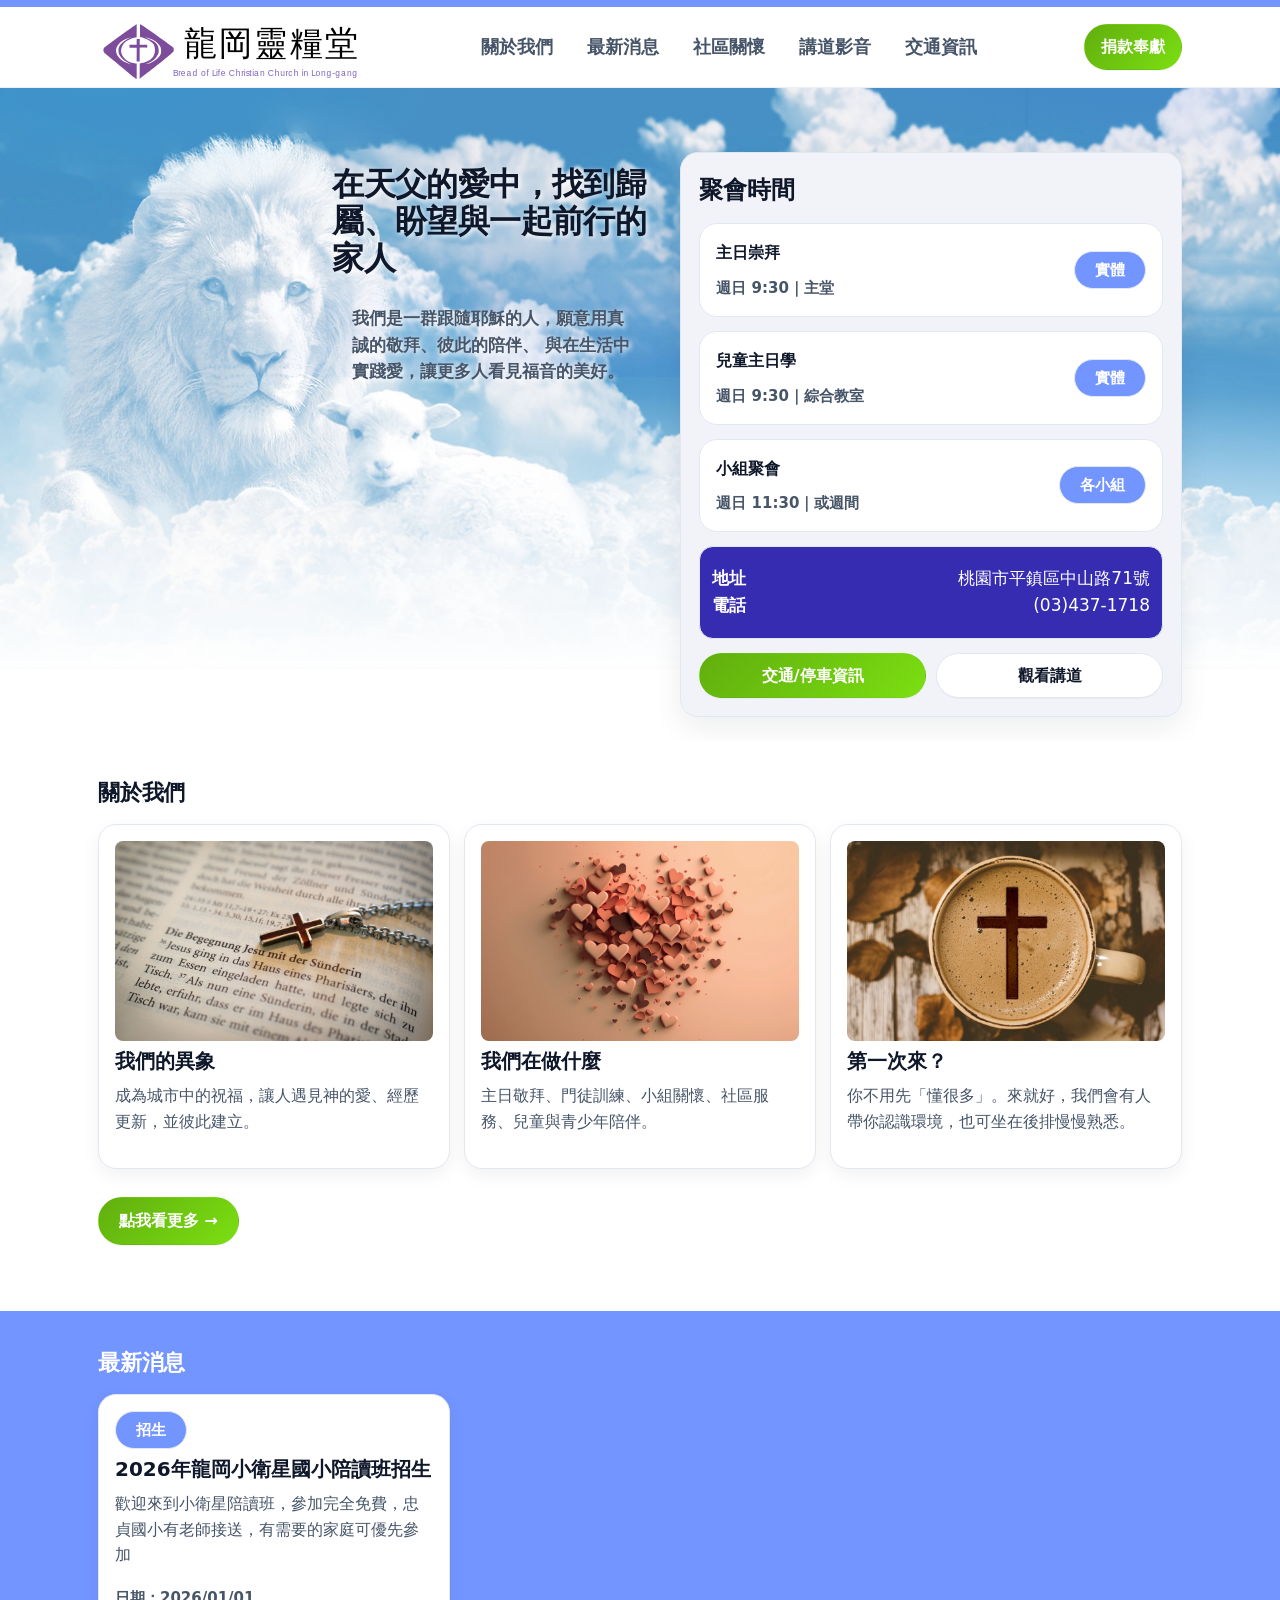
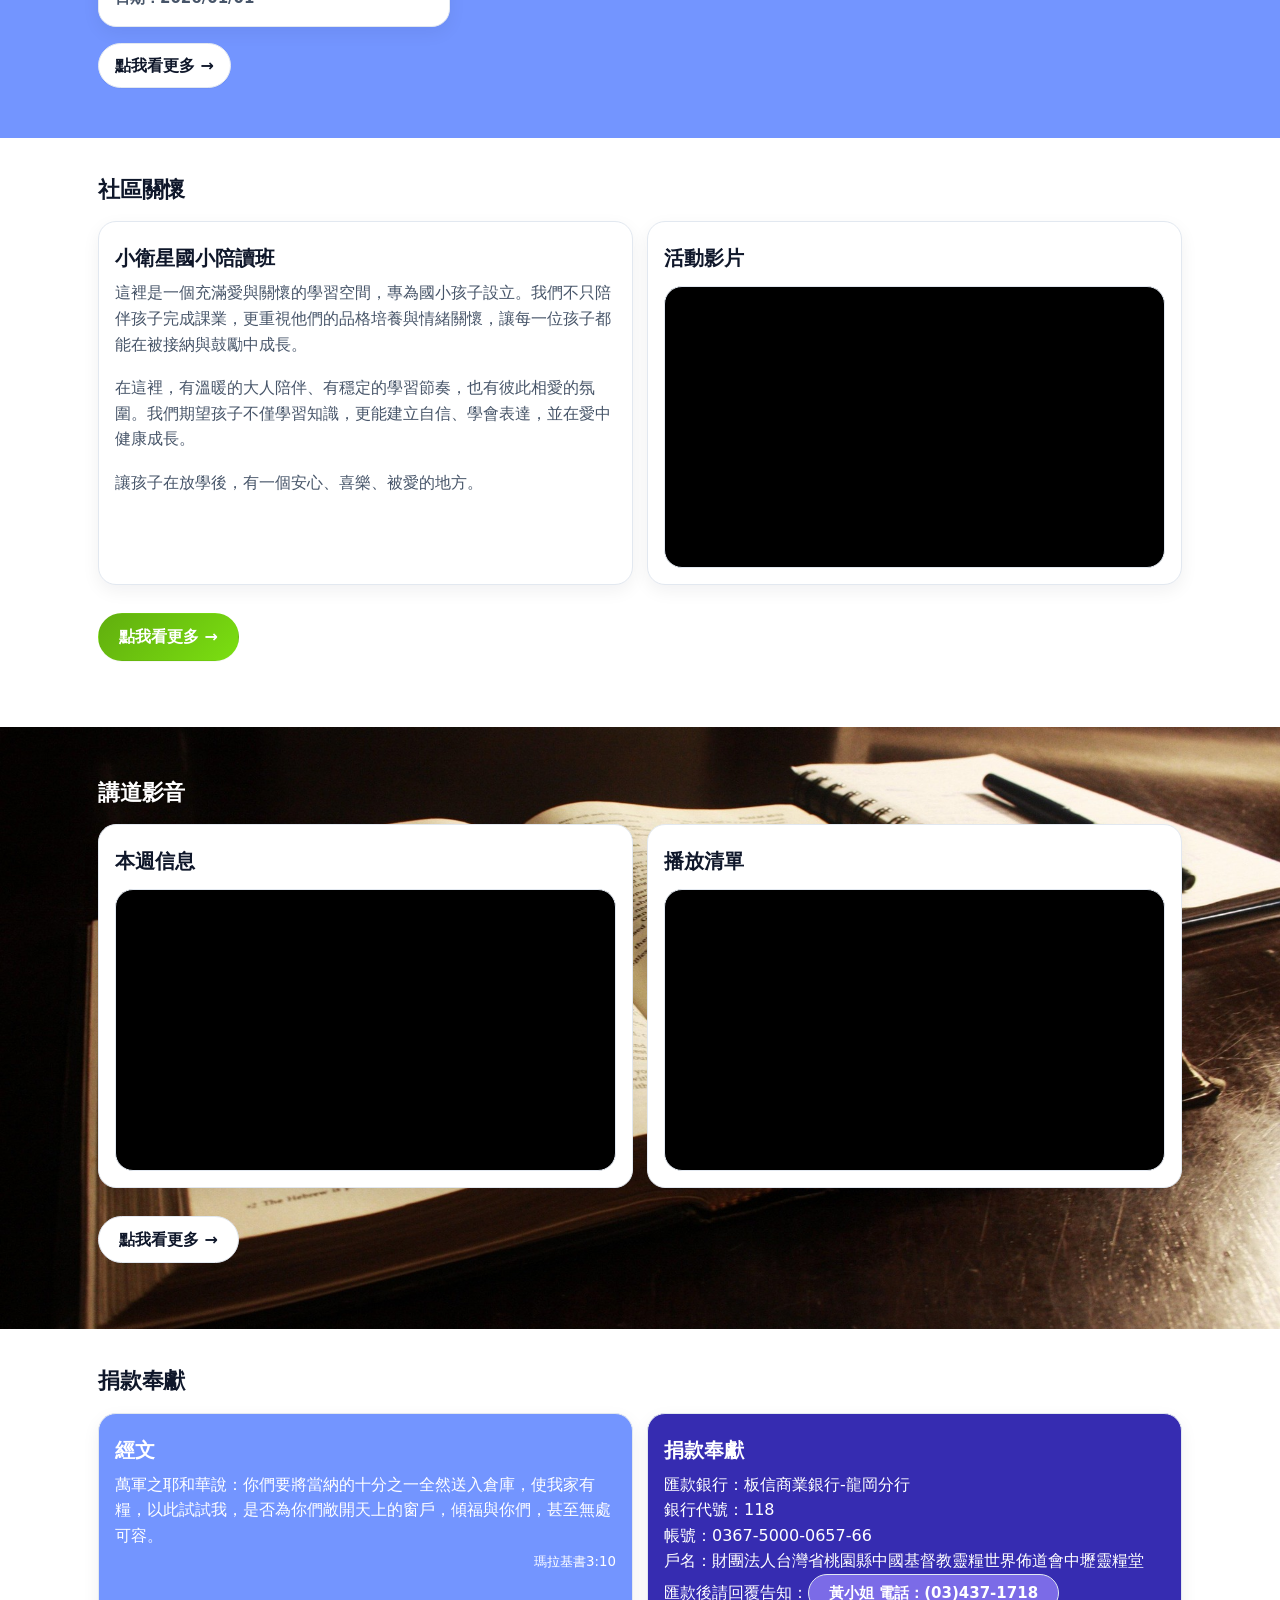
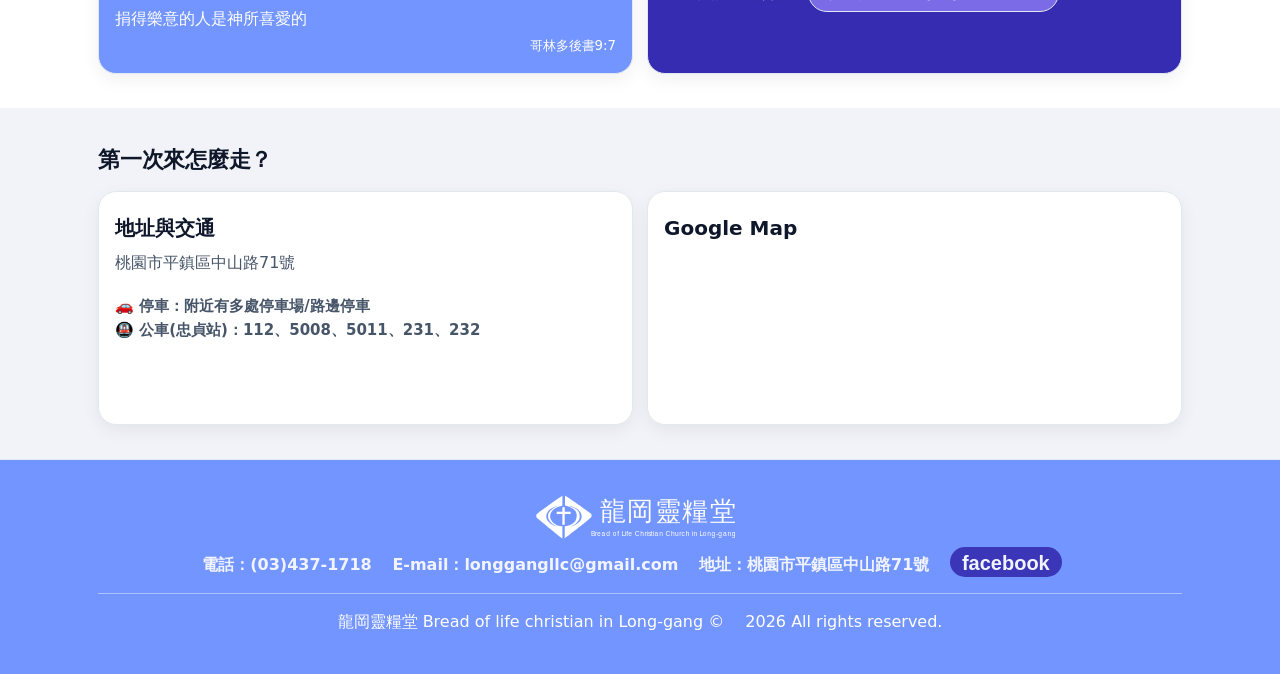
<file: index.html>
<!doctype html>
<html lang="zh-Hant">
<head>
  <meta charset="utf-8" />
  <meta name="viewport" content="width=device-width, initial-scale=1" />
  <meta name="description" content="龍岡靈糧堂為中壢靈糧堂開拓之分堂，2014年4月6日開始主日崇拜，4月27日正式開堂禮拜至今。" />

  <link rel="canonical" href="https://www.longgangllc.org">
  <link rel="shortcut icon" href="images/favicon.png">
  <title>龍岡靈糧堂｜Bread of life christian in Long-gang</title>
  
  <link rel="stylesheet" href="style.css">
</head>

<body>
  <!-- Header -->
  <header class="header">
    <div class="container">
      <div class="nav" >
        <a class="brand" href="#top" aria-label="回到首頁">
          <span class="logo" aria-hidden="true"></span>
          <!--<span>龍岡靈糧堂 <span style="color:var(--muted);font-weight:750">Grace Church</span></span>-->
        </a>

        <nav class="navlinks" aria-label="主選單">
          <a href="about.html">關於我們</a>
          <a href="news.html">最新消息</a>
          <a href="community.html">社區關懷</a>
          <a href="#sermons">講道影音</a>
          <a href="#contact">交通資訊</a>
        </nav>

        <div class="nav-actions">
          <!--<a class="btn" href="#visit">第一次來？</a>-->
          <a class="btn primary" href="#donate">捐款奉獻</a>
          <button class="hamburger" id="menuBtn" aria-label="開啟選單" aria-expanded="false" aria-controls="mobileMenu">
            <svg viewBox="0 0 24 24" fill="none" stroke="currentColor" stroke-width="2" stroke-linecap="round">
              <path d="M4 6h16M4 12h16M4 18h16"/>
            </svg>
          </button>
        </div>
      </div>

      <div class="mobile" id="mobileMenu" hidden>
        <div class="mobile-inner container">
          <a href="about.html">關於我們</a>
          <a href="news.html">最新消息</a>
          <a href="community.html">社區關懷</a>
          <a href="#sermons">講道影音</a>
          <a href="#contact">交通資訊</a>
          <div class="row">
            <!--<a class="btn" style="flex:1" href="#visit">第一次來？</a>-->
            <a class="btn primary" style="flex:1" href="#donate">捐款奉獻</a>
          </div>
        </div>
      </div>

    </div>
  </header>

  <!-- Hero -->
  <main id="top" class="hero">
    <div class="container">
      <div class="hero-grid">
        <div>

          <div class="dis2">
          <h1>在天父的愛中，找到歸屬、盼望與一起前行的家人</h1>
          <p>
          <!--<span class="pill">歡迎來到龍岡靈糧堂</span>-->
            我們是一群跟隨耶穌的人，願意用真誠的敬拜、彼此的陪伴、
            與在生活中實踐愛，讓更多人看見福音的美好。
          
          </p>

          </div>

          <div class="hero-cta">
            
            <!--<a class="btn primary" href="#contact">第一次來怎麼走？</a>-->

          </div>

            <div class="grid" style="margin-top:18px">

             
            <!--<div class="mini bgA">
              <b style="display:inline-block;">主日崇拜</b><span style="float:right;">每週日 9:30</span><br>
              <b style="display:inline-block;">兒童主日學</b><span style="float:right;">每週日 9:30</span>
            </div>-->
            
            
           
          </div>
          
        </div>

        <aside class="hero-card bgE" id="gathering" aria-label="本週聚會資訊">
          <!--<div class="icon" aria-hidden="true">
            <svg viewBox="0 0 24 24" fill="none" stroke="currentColor" stroke-width="2">
              <path d="M8 7V3m8 4V3M4 11h16M6 21h12a2 2 0 0 0 2-2V7a2 2 0 0 0-2-2H6a2 2 0 0 0-2 2v12a2 2 0 0 0 2 2z"/>
            </svg>
          </div>-->
          <h2 style="margin:0 0 6px">聚會時間</h2>
          <!--<p style="margin:0;color:var(--muted);font-weight:650">把這裡改成你們教會實際時間與地點</p>-->

          <div style="display:grid;gap:10px;margin-top:14px">
            <div class="card" style="box-shadow:none">
              <div style="display:flex;justify-content:space-between;gap:10px;align-items:center">
                <div>
                  <b>主日崇拜</b>
                  <div class="meta">週日 9:30｜主堂</div>
                </div>
                <span class="tag-color bgA">實體</span>
              </div>
            </div></div>

            <div style="display:grid;gap:10px;margin-top:14px">
            <div class="card" style="box-shadow:none">
              <div style="display:flex;justify-content:space-between;gap:10px;align-items:center">
                <div>
                  <b>兒童主日學</b>
                  <div class="meta">週日 9:30｜綜合教室</div>
                </div>
                <span class="tag-color bgA">實體</span>
              </div>
            </div>
            </div>

           

            <div style="display:grid;gap:10px;margin-top:14px">
            <div class="card" style="box-shadow:none">
              <div style="display:flex;justify-content:space-between;gap:10px;align-items:center">
                <div>
                  <b>小組聚會</b>
                  <div class="meta">週日 11:30｜或週間</div>
                </div>
                <span class="tag-color bgA">各小組</span>
              </div>
            </div>
          </div>


<div class="mini bgC" style="margin-top:14px">
              <b style="display:inline-block;">地址</b><span style="float:right;">桃園市平鎮區中山路71號</span><br>
              <b style="display:inline-block;">電話</b><span style="float:right;">(03)437-1718</span>
            </div>


          <div style="display:flex;gap:10px;flex-wrap:wrap;margin-top:14px">
            <a class="btn primary" href="#contact" style="flex:1;min-width:180px">交通/停車資訊</a>
            <a class="btn" href="#sermons" style="flex:1;min-width:180px">觀看講道</a>
          </div>
        </aside>
      </div>
    </div>
  </main>

  <!-- About -->
  <section id="about">
    <div class="container">
      <div class="section-title">
        <h2>關於我們</h2>
        <!--<p>簡短、溫暖、讓新朋友快速理解</p>-->
      </div>

      <div class="grid3">
        <div class="card">
          <div class="card-image" aria-hidden="true">
            
            <div class="post-thumbnail"><img src="images/bible.jpg" alt="Image" class="img-fluid"></div>
            <!--<svg viewBox="0 0 24 24" fill="none" stroke="currentColor" stroke-width="2">
              <path d="M12 21s-7-4.4-7-11a4 4 0 0 1 7-2 4 4 0 0 1 7 2c0 6.6-7 11-7 11z"/>
            </svg>-->
          </div>
          <h3>我們的異象</h3>
          <p>成為城市中的祝福，讓人遇見神的愛、經歷更新，並彼此建立。</p>
        </div>

        <div class="card">
          <div class="card-image" aria-hidden="true">
            
            <div class="post-thumbnail"><img src="images/heart2.jpg" alt="Image" class="img-fluid"></div>
            <!--<svg viewBox="0 0 24 24" fill="none" stroke="currentColor" stroke-width="2">
              <path d="M12 2l3 7 7 3-7 3-3 7-3-7-7-3 7-3 3-7z"/>
            </svg>-->
          </div>
          <h3>我們在做什麼</h3>
          <p>主日敬拜、門徒訓練、小組關懷、社區服務、兒童與青少年陪伴。</p>
        </div>

        <div class="card">
          <div class="card-image" aria-hidden="true">
            
            <div class="post-thumbnail"><img src="images/jeffjacobs.jpg" alt="Image" class="img-fluid"></div>
            <!--<svg viewBox="0 0 24 24" fill="none" stroke="currentColor" stroke-width="2">
              <path d="M16 21v-2a4 4 0 0 0-4-4H6a4 4 0 0 0-4 4v2"/>
              <circle cx="9" cy="7" r="4"/>
              <path d="M22 21v-2a4 4 0 0 0-3-3.87"/>
              <path d="M16 3.13a4 4 0 0 1 0 7.75"/>
            </svg>-->
          </div>
          <h3>第一次來？</h3>
          <p>你不用先「懂很多」。來就好，我們會有人帶你認識環境，也可坐在後排慢慢熟悉。</p>
        </div>
      </div>

<div class="hero-cta">
            <a class="btn primary" href="about.html" style="margin:1em 0 2em 0; padding:10px 20px 10px 20px; ">點我看更多 →</a>
            
          </div>

    </div>
  </section>

  

  <!-- News -->
  <section id="news" class="bgA">
    <div class="container">
      <div class="section-title">
        <h2>最新消息</h2>
        <!--<p></p>-->
      </div>

      <div class="grid3">
        <article class="card">
          <span class="tag-color bgA">招生</span>
          <h3 style="color:var(--text);">2026年龍岡小衛星國小陪讀班招生</h3>
          <p>歡迎來到小衛星陪讀班，參加完全免費，忠貞國小有老師接送，有需要的家庭可優先參加</p>
          <div class="meta">日期：2026/01/01</div>
        </article>

       <!--  <article class="card ">
          <span class="tag-color bgB">課程</span>
          <h3 style="color:var(--text);">慕道/基要真理班</h3>
          <p>從零開始認識信仰：耶穌是誰、禱告、讀經、教會生活。</p>
          <div class="meta">日期：2026/03/08 起</div>
        </article>

        <article class="card">
          <span class="tag-color bgD">公告</span>
          <h3 style="color:var(--text);">本月服事表與代禱事項</h3>
          <p>如需代禱或探訪，歡迎透過聯絡表單留下訊息。</p>
          <div class="meta">更新：2026/02/05</div>
        </article> -->
      </div>
      <p>
      <a class="btn"  style="color:var(--text);" href="news.html">點我看更多 →</a>
    </p>
    </div>
  </section>

  <!-- Visit -->
  <section id="community" >
    <div class="container">
      <div class="section-title">
        <h2>社區關懷</h2>
        <!--<p>交通、停車、進場流程一目了然</p>-->
      </div>

      <div class="grid2">
        <div class="card">
          <h3>小衛星國小陪讀班</h3>
          <p>
這裡是一個充滿愛與關懷的學習空間，專為國小孩子設立。我們不只陪伴孩子完成課業，更重視他們的品格培養與情緒關懷，讓每一位孩子都能在被接納與鼓勵中成長。</p>
<p>
            在這裡，有溫暖的大人陪伴、有穩定的學習節奏，也有彼此相愛的氛圍。我們期望孩子不僅學習知識，更能建立自信、學會表達，並在愛中健康成長。
            </p>
            <p>
            讓孩子在放學後，有一個安心、喜樂、被愛的地方。
          </p>
         
          
        </div>

        <div class="card">
          <h3>活動影片</h3>
          <div class="embed" style="margin-top:12px">
          <iframe width="100%" height="100%" src="https://www.youtube.com/embed/FCv09mX5qt8?si=mTM6xaMwM8UALy5g" title="YouTube video player" frameborder="0" allow="accelerometer; autoplay; clipboard-write; encrypted-media; gyroscope; picture-in-picture; web-share" referrerpolicy="strict-origin-when-cross-origin" allowfullscreen></iframe>
          </div>
        </div>
      </div>


      <div class="hero-cta">
            <a class="btn primary" href="community.html" style="margin:1em 0 2em 0; padding:10px 20px 10px 20px; ">點我看更多 →</a>
            
          </div>
    </div>
  </section>

  

  <!-- Sermons -->
  <section id="sermons">
    <div class="container">
      <div class="section-title">
        <h2>講道影音</h2>
        <!--<p>最快做法：直接嵌入 YouTube 影片或播放清單</p>-->
      </div>

      <div class="grid2">
        <div class="card">
          <h3>本週信息</h3>
          <!--<p>把下面的 YouTube 連結換成你們的影片即可。</p>-->
          <div class="embed" style="margin-top:12px">
            <!-- Replace the src with your YouTube embed URL -->
            <iframe width="100%" height="100%" src="https://www.youtube.com/embed/fnwF_8X0m2I?si=cCAuQwin_p24AUEP" title="YouTube video player" frameborder="0" allow="accelerometer; autoplay; clipboard-write; encrypted-media; gyroscope; picture-in-picture; web-share" referrerpolicy="strict-origin-when-cross-origin" allowfullscreen></iframe>
          </div>
        </div>

        <div class="card">
          <h3>播放清單</h3>
          <!--<p>用播放清單最省事：每週上傳新片會自動出現在這裡。</p>-->
          <div class="embed" style="margin-top:12px">
            <!-- Example: YouTube playlist embed -->
            <iframe width="100%" height="100%" src="https://www.youtube.com/embed/GsrQJxFPqIM?si=hGxvgpl3faNfa44O" title="YouTube video player" frameborder="0" allow="accelerometer; autoplay; clipboard-write; encrypted-media; gyroscope; picture-in-picture; web-share" referrerpolicy="strict-origin-when-cross-origin" allowfullscreen></iframe>
          </div>
        </div>
      </div>
      <div class="hero-cta">
            <a class="btn" href="community.html" style="margin:1em 0 2em 0; padding:10px 20px 10px 20px; ">點我看更多 →</a>
            
          </div>
    </div>
  </section>

  <!-- Donate -->
  <section id="donate">
    <div class="container">
      <div class="section-title">
        <h2>捐款奉獻</h2>
        <!--<p></p>-->
      </div>

      <div class="grid2">
        <div class="card-color bgA">
          <h3>經文</h3>
          <p>萬軍之耶和華說：你們要將當納的十分之一全然送入倉庫，使我家有糧，以此試試我，是否為你們敞開天上的窗戶，傾福與你們，甚至無處可容。</p>
          <p style="text-align: right; margin-bottom:1em; padding-bottom:1em;"><small>瑪拉基書3:10</small></p>
          <p>捐得樂意的人是神所喜愛的</p>
          <p style="text-align: right;"><small>哥林多後書9:7</small></p>
          <!--<div class="meta">聚會地址：桃園市平鎮區中山路71號</div>

          <div style="margin-top:2em;display:flex;gap:10px;flex-wrap:wrap">
            
            
          </div>-->
        </div>

        <div class="card-color bgC">


          <h3>捐款奉獻</h3>
          <p>匯款銀行：板信商業銀行-龍岡分行</p>
          <p>銀行代號：118</p>
          <p>帳號：0367-5000-0657-66</p>
          <p>戶名：財團法人台灣省桃園縣中國基督教靈糧世界佈道會中壢靈糧堂</p>
          <p>匯款後請回覆告知：<span class="tag-color bgB" style="margin-right:1em;">黃小姐 電話：(03)437-1718</span></p>





          <!--<h3>傳訊息給我們</h3>
          <form class="form" onsubmit="return handleSubmit(event)">
            <div>
              <label for="name">姓名</label>
              <input id="name" name="name" autocomplete="name" placeholder="王小明" required />
            </div>
            <div>
              <label for="phone">電話/LINE（選填）</label>
              <input id="phone" name="phone" placeholder="09xx-xxx-xxx 或 LINE ID" />
            </div>
            <div>
              <label for="msg">訊息</label>
              <textarea id="msg" name="msg" placeholder="我想了解你們的聚會 / 需要代禱 / 想加入小組…" required></textarea>
            </div>
            <button class="btn primary" type="submit">送出</button>
            <small style="color:var(--muted);font-weight:650">
              ※ 這個範例先用「彈窗」表示送出成功；正式上線可接 Email 或表單服務。
            </small>
          </form>-->
        </div>
      </div>
    </div>
  </section>


  <!-- Contact -->
  <section id="contact" class="bgE">
    <div class="container">
      <div class="section-title">
        <h2>第一次來怎麼走？</h2>
        <!--<p>交通、停車、進場流程一目了然</p>-->
      </div>

      <div class="grid2">
        <div class="card">
          <h3>地址與交通</h3>
          <p>桃園市平鎮區中山路71號</p>
          <p class="meta">🚗 停車：附近有多處停車場/路邊停車<br>
          🚇 公車(忠貞站)：112、5008、5011、231、232</p>
          <div style="margin-top:12px;display:flex;gap:10px;flex-wrap:wrap">
            <!--<a class="btn" target="_blank" href="https://maps.app.goo.gl/U9K41hY6Xrzie1nt8">開啟 Google 地圖</a>-->
            <p> </p>
          </div>
        </div>

        <div class="card">
          <h3>Google Map</h3>
          <div id="map">
        
                        <iframe src="https://www.google.com/maps/embed?pb=!1m18!1m12!1m3!1d3618.1187827850476!2d121.2546714!3d24.9280231!2m3!1f0!2f0!3f0!3m2!1i1024!2i768!4f13.1!3m3!1m2!1s0x346822875db21e97%3A0x9daeb898ff7d0c8c!2z5Z-6552j5pWZ6b6N5bKh6Z2I57On5aCC!5e0!3m2!1szh-TW!2stw!4v1774579531609!5m2!1szh-TW!2stw" width="100%" height="550" style="border:0;" allowfullscreen="" loading="lazy" referrerpolicy="no-referrer-when-downgrade"></iframe>
                    </div>
        </div>
      </div>
    </div>
  </section>

  <footer>
    <div class="container">
      <div class="foot">
        <div>
          <a href="index.html"><img class="footer-logo img-fluid" src="images/white_logo.svg" alt="龍岡靈糧堂LOGO"/></a>
          
        </div>

        <div>
<small>
            <ul>
              <li>電話：(03)437-1718</li>
              <li>E-mail：longgangllc@gmail.com</li>
              <li>地址：桃園市平鎮區中山路71號</li>
              <li><a class="facebook bgC" href="https://www.facebook.com/longgangllc" target="_blank">facebook</a>
              </li>
            </ul>
          </small>
          
</div>

        <!--<div>
          <span>
          
          </span>
          <small>
            <ul>
            <li><a href="#about">關於我們</a> ·</li>
            
            <li><a href="#news">最新消息</a> ·</li>
            <li><a href="#community">社區關懷</a> ·</li></li>
            <li><a href="#sermons">講道影音</a> ·</li>
            <li><a href="#donate">捐款奉獻</a> ·</li>
            
            </ul>
          </small>
          
          
          
        </div>-->



        <p>龍岡靈糧堂 Bread of life christian in Long-gang © <span id="year"></span> All rights reserved.</p>
      </div>
    </div>
  </footer>


  <!-- jQuery -->
    <script src="jquery-2.1.0.min.js"></script>

  <script>
    // Mobile menu toggle
    const btn = document.getElementById('menuBtn');
    const menu = document.getElementById('mobileMenu');
    btn.addEventListener('click', () => {
      const expanded = btn.getAttribute('aria-expanded') === 'true';
      btn.setAttribute('aria-expanded', String(!expanded));
      if (menu.hasAttribute('hidden')) menu.removeAttribute('hidden');
      else menu.setAttribute('hidden', '');
    });

    // Close menu on link click (mobile)
    menu.querySelectorAll('a').forEach(a => {
      a.addEventListener('click', () => {
        btn.setAttribute('aria-expanded', 'false');
        menu.setAttribute('hidden','');
      });
    });

    // Fake submit handler
    function handleSubmit(e){
      e.preventDefault();
      const name = document.getElementById('name').value.trim() || '朋友';
      alert(`已收到！謝謝你，${name}。我們會盡快回覆你 🙌`);
      e.target.reset();
      return false;
    }

    // Footer year
    document.getElementById('year').textContent = new Date().getFullYear();
  </script>
</body>
</html>
</file>
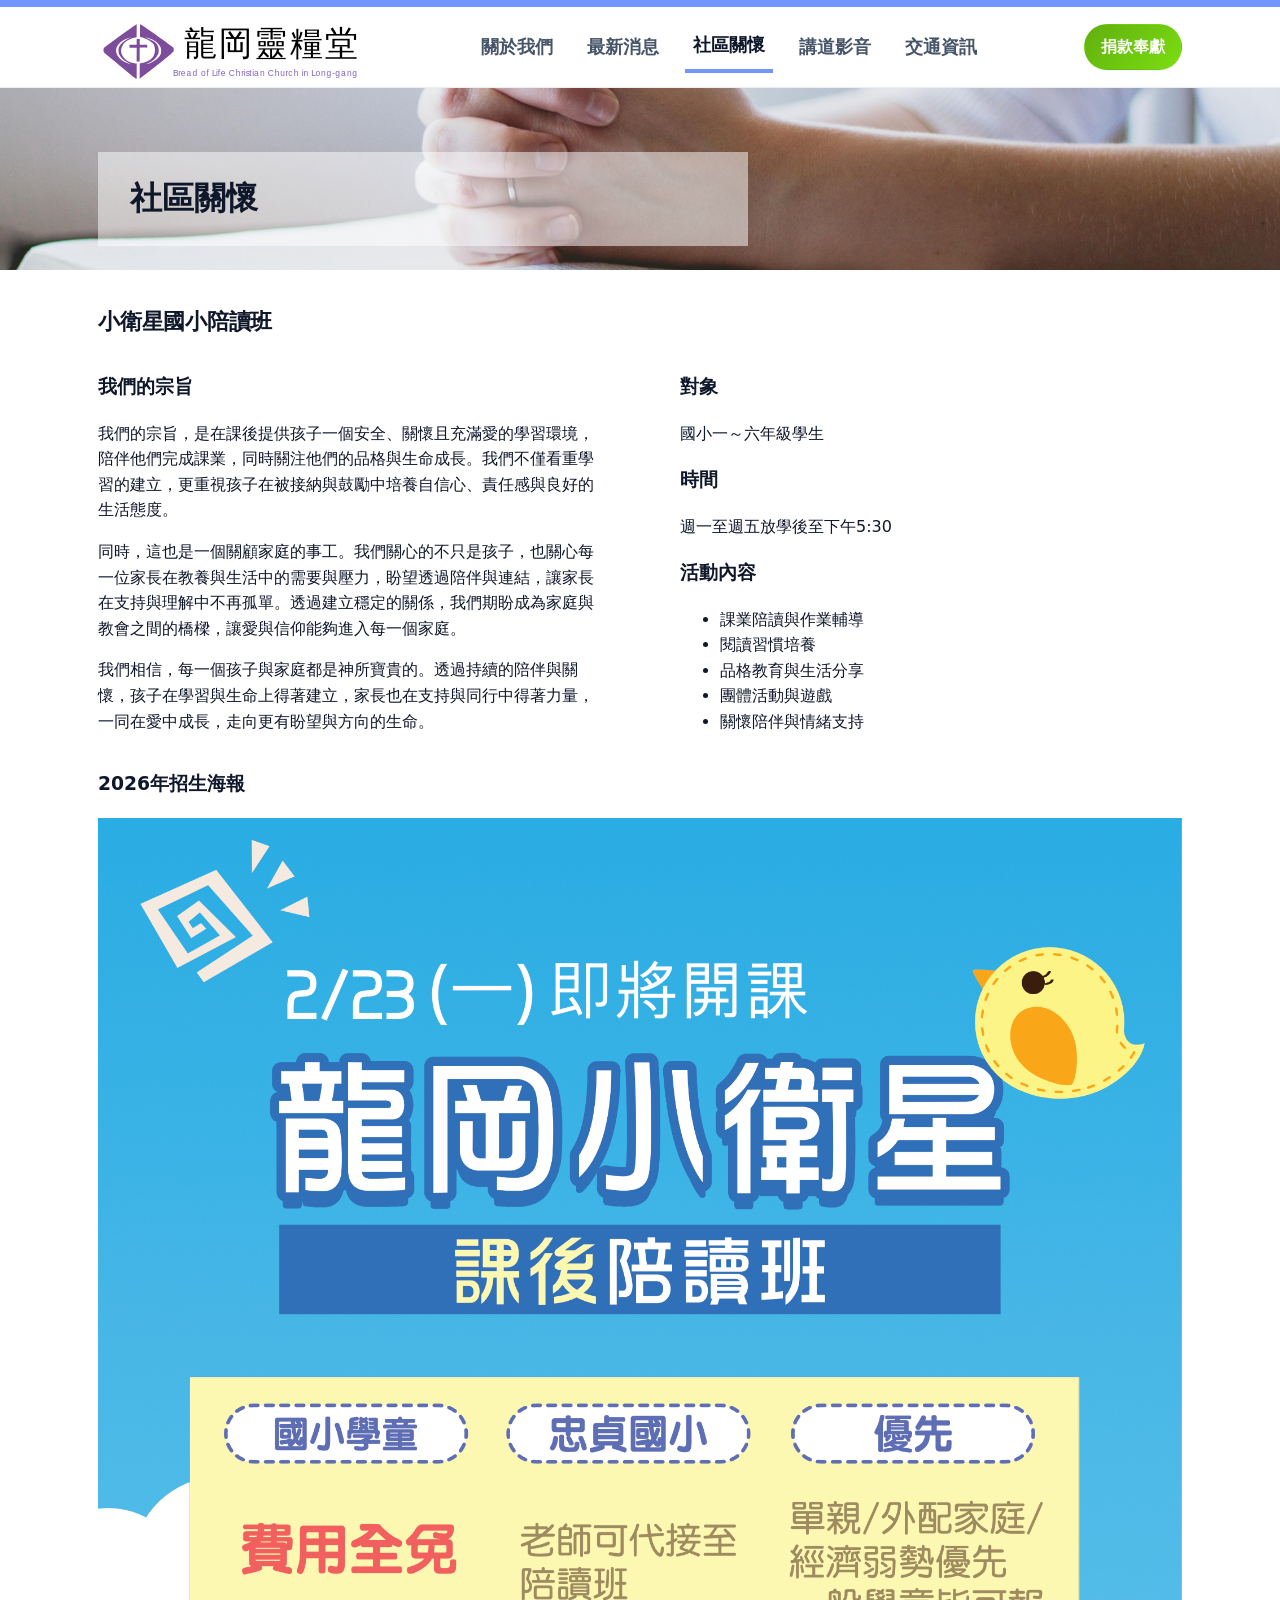
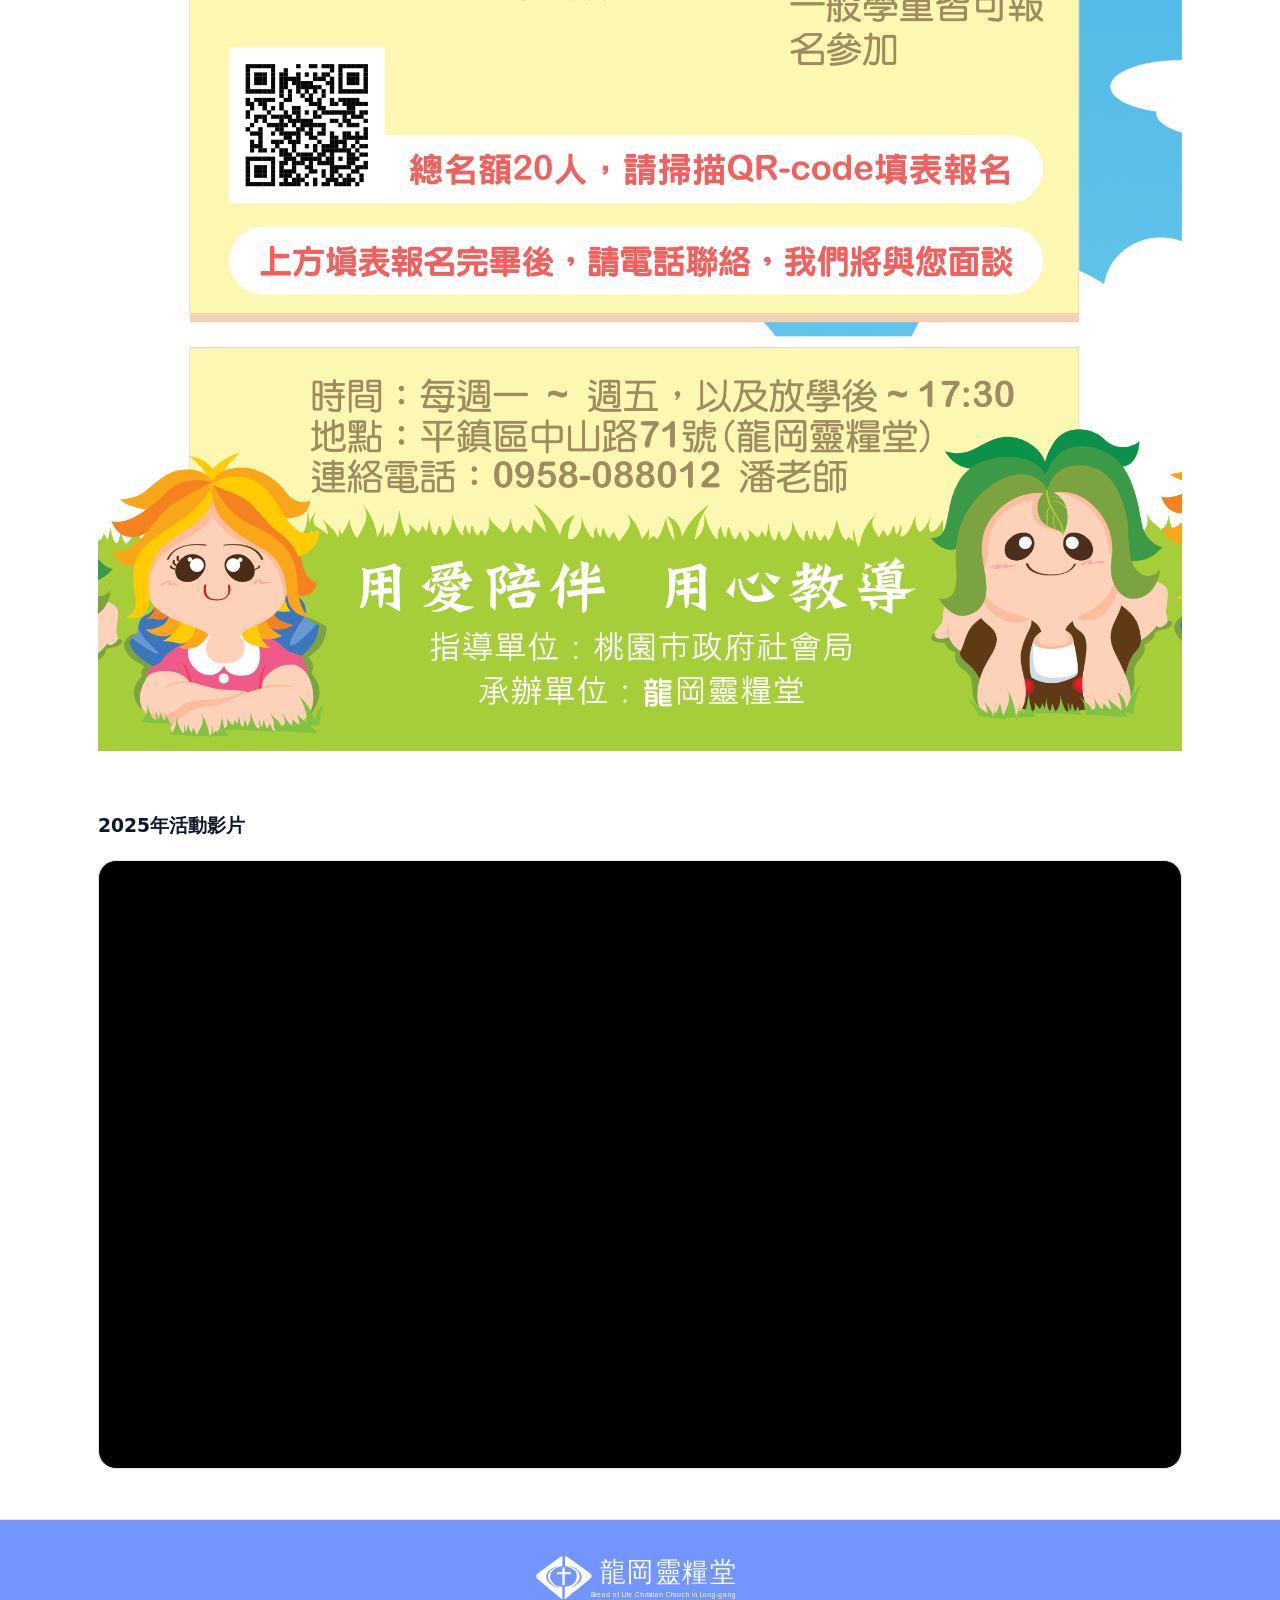
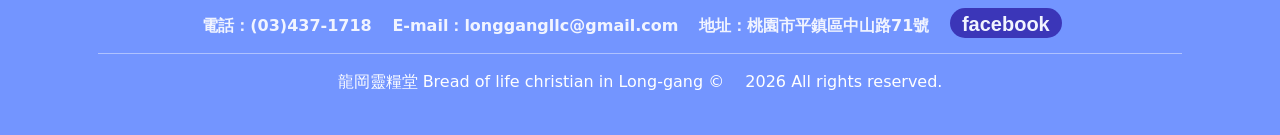
<file: community.html>
<!doctype html>
<html lang="zh-Hant">
<head>
  <meta charset="utf-8" />
  <meta name="viewport" content="width=device-width, initial-scale=1" />
  <meta name="description" content="龍岡靈糧堂為中壢靈糧堂開拓之分堂，2014年4月6日開始主日崇拜，4月27日正式開堂禮拜至今。" />

  <link rel="canonical" href="https://www.longgangllc.org">
  <link rel="shortcut icon" href="images/favicon.png">
  <title>社區關懷：龍岡靈糧堂｜Bread of life christian in Long-gang</title>

  <link rel="stylesheet" href="style.css">
</head>

<body>
  <!-- Header -->
  <header class="header">
    <div class="container">

      <div class="nav" >
        <a class="brand" href="index.html" aria-label="回到首頁">
          <span class="logo" aria-hidden="true"></span>
          <!--<span>龍岡靈糧堂 <span style="color:var(--muted);font-weight:750">Grace Church</span></span>-->
        </a>

        <nav class="navlinks" aria-label="主選單">
          <a href="about.html">關於我們</a>
          <a href="news.html">最新消息</a>
          <a href="#" class="active">社區關懷</a>
          <a href="index.html#sermons">講道影音</a>
          <a href="index.html#contact">交通資訊</a>
        </nav>

        <div class="nav-actions">
          <!--<a class="btn" href="#visit">第一次來？</a>-->
          <a class="btn primary" href="#donate">捐款奉獻</a>
          <button class="hamburger" id="menuBtn" aria-label="開啟選單" aria-expanded="false" aria-controls="mobileMenu">
            <svg viewBox="0 0 24 24" fill="none" stroke="currentColor" stroke-width="2" stroke-linecap="round">
              <path d="M4 6h16M4 12h16M4 18h16"/>
            </svg>
          </button>
        </div>
      </div>

      <div class="mobile" id="mobileMenu" hidden>
        <div class="mobile-inner container">
          <a href="about.html">關於我們</a>
          <a href="news.html">最新消息</a>
          <a href="#" class="active">社區關懷</a>
          <a href="index.html#sermons">講道影音</a>
          <a href="index.html#contact">交通資訊</a>
          <div class="row">
            <!--<a class="btn" style="flex:1" href="#visit">第一次來？</a>-->
            <a class="btn primary" style="flex:1" href="#donate">捐款奉獻</a>
          </div>
        </div>
      </div>

    </div>
  </header>

  <!-- Hero -->
  <main id="top" class="hero2">
    <div class="container">
      <div class="hero-grid2">
        <div>
          
          <h1>社區關懷</h1>
          <p>
            <!--<span class="pill">歡迎來到龍岡靈糧堂</span>-->
            
          
          </p>

          

          

        
      </div>
    </div>
  </main>

<!-- Visit -->
  <section id="director" >
    <div class="container">
      <div class="section-title">
        <h2>小衛星國小陪讀班</h2>
        <!--<p>交通、停車、進場流程一目了然</p>-->
      </div>

      <div class="grid1">
        <div class=""><!--card-->
          <h3>我們的宗旨</h3>
          <p>
我們的宗旨，是在課後提供孩子一個安全、關懷且充滿愛的學習環境，陪伴他們完成課業，同時關注他們的品格與生命成長。我們不僅看重學習的建立，更重視孩子在被接納與鼓勵中培養自信心、責任感與良好的生活態度。</p>
<p>
            同時，這也是一個關顧家庭的事工。我們關心的不只是孩子，也關心每一位家長在教養與生活中的需要與壓力，盼望透過陪伴與連結，讓家長在支持與理解中不再孤單。透過建立穩定的關係，我們期盼成為家庭與教會之間的橋樑，讓愛與信仰能夠進入每一個家庭。
            </p>
            <p>
            我們相信，每一個孩子與家庭都是神所寶貴的。透過持續的陪伴與關懷，孩子在學習與生命上得著建立，家長也在支持與同行中得著力量，一同在愛中成長，走向更有盼望與方向的生命。
          </p>
          
          
         
          
        </div>

        <!--<div class="">card
          <h3>&nbsp;</h3>
          <img src="images/heart2.jpg" class="img-fluid" style="width:90%;" alt="#" />
          
        </div>-->
        <div class="" >
            <h3>對象</h3>
            <p>
              國小一～六年級學生
            </p>
            <h3>時間</h3>
            <p>
              週一至週五放學後至下午5:30


            </p>
            <h3>活動內容</h3>
            <ul>
              <li>課業陪讀與作業輔導</li>
              <li>閱讀習慣培養</li>
              <li>品格教育與生活分享</li>
              <li>團體活動與遊戲</li>
              <li>關懷陪伴與情緒支持</li>
            </ul>

          </div>





      </div><!--grid1-->



<div class="" >

            <h3>2026年招生海報</h3>
            <p>
            <img src="images/community01.png" class="img-fluid" style="width:100%;" alt="#" />
            </p>
            <p>&nbsp;</p>
            <h3>2025年活動影片</h3>
            <p>
              <div class="embed" style="margin-top:12px">
              <iframe width="100%" height="100%" src="https://www.youtube.com/embed/FCv09mX5qt8?si=mTM6xaMwM8UALy5g" title="YouTube video player" frameborder="0" allow="accelerometer; autoplay; clipboard-write; encrypted-media; gyroscope; picture-in-picture; web-share" referrerpolicy="strict-origin-when-cross-origin" allowfullscreen></iframe>
              </div>

            </p>
            

          </div>

      
    </div>
  </section>



  

  
  <footer>
    <div class="container">
      <div class="foot">
        <div>
          <a href="index.html"><img class="footer-logo img-fluid" src="images/white_logo.svg" alt="龍岡靈糧堂LOGO"/></a>
          
        </div>

        <div>
<small>
            <ul>
              <li>電話：(03)437-1718</li>
              <li>E-mail：longgangllc@gmail.com</li>
              <li>地址：桃園市平鎮區中山路71號</li>
              <li><a class="facebook bgC" href="https://www.facebook.com/longgangllc" target="_blank">facebook</a>
              </li>
            </ul>
          </small>
          
</div>

        <!--<div>
          <span>
          
          </span>
          <small>
            <ul>
            <li><a href="#about">關於我們</a> ·</li>
            
            <li><a href="#news">最新消息</a> ·</li>
            <li><a href="#community">社區關懷</a> ·</li></li>
            <li><a href="#sermons">講道影音</a> ·</li>
            <li><a href="#donate">捐款奉獻</a> ·</li>
            
            </ul>
          </small>
          
          
          
        </div>-->



        <p>龍岡靈糧堂 Bread of life christian in Long-gang © <span id="year"></span> All rights reserved.</p>
      </div>
    </div>
  </footer>


  <!-- jQuery -->
    <script src="jquery-2.1.0.min.js"></script>

  <script>
    // Mobile menu toggle
    const btn = document.getElementById('menuBtn');
    const menu = document.getElementById('mobileMenu');
    btn.addEventListener('click', () => {
      const expanded = btn.getAttribute('aria-expanded') === 'true';
      btn.setAttribute('aria-expanded', String(!expanded));
      if (menu.hasAttribute('hidden')) menu.removeAttribute('hidden');
      else menu.setAttribute('hidden', '');
    });

    // Close menu on link click (mobile)
    menu.querySelectorAll('a').forEach(a => {
      a.addEventListener('click', () => {
        btn.setAttribute('aria-expanded', 'false');
        menu.setAttribute('hidden','');
      });
    });

    // Fake submit handler
    function handleSubmit(e){
      e.preventDefault();
      const name = document.getElementById('name').value.trim() || '朋友';
      alert(`已收到！謝謝你，${name}。我們會盡快回覆你 🙌`);
      e.target.reset();
      return false;
    }

    // Footer year
    document.getElementById('year').textContent = new Date().getFullYear();
  </script>
</body>
</html>
</file>
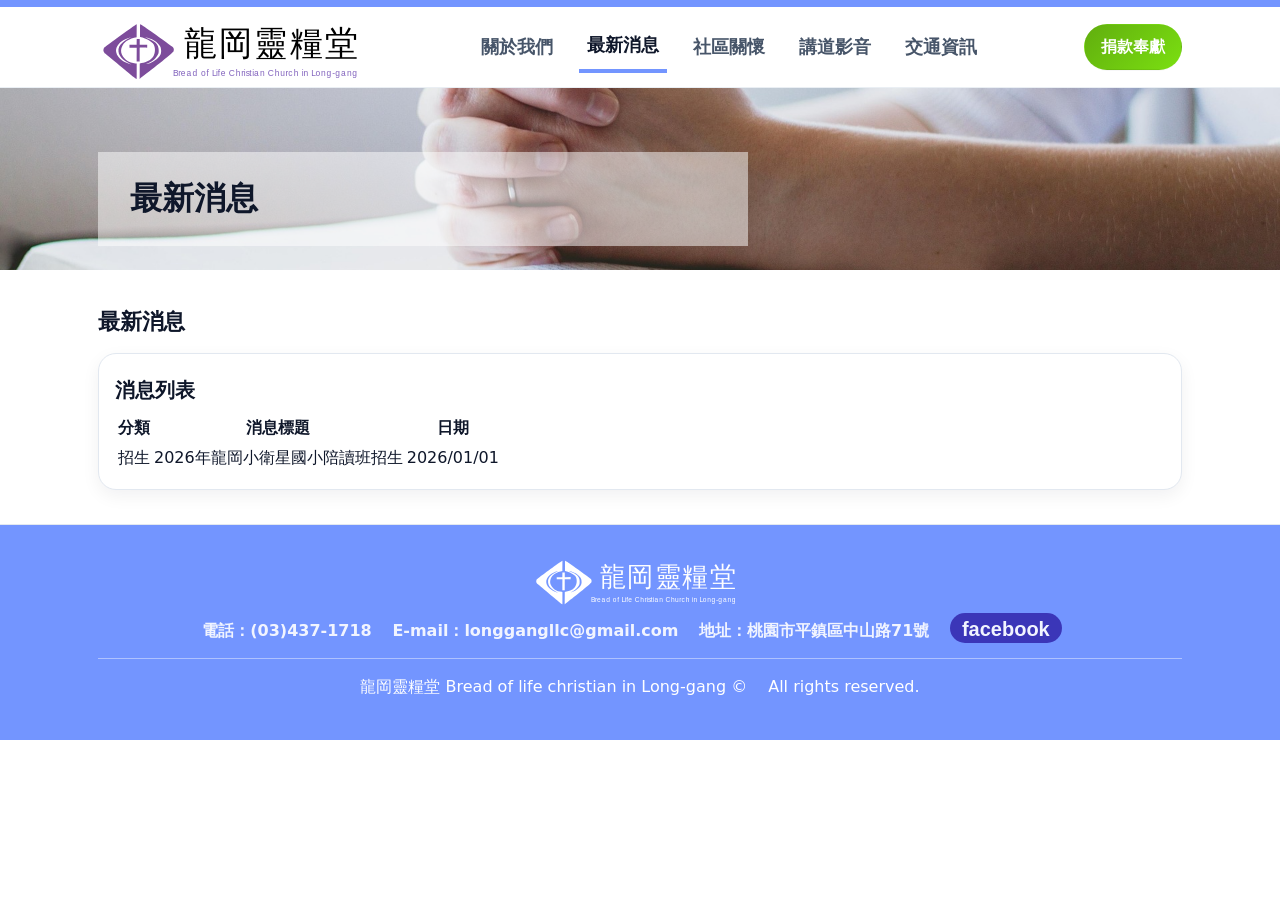
<file: news.html>
<!doctype html>
<html lang="zh-Hant">
<head>
  <meta charset="utf-8" />
  <meta name="viewport" content="width=device-width, initial-scale=1" />
  <meta name="description" content="龍岡靈糧堂為中壢靈糧堂開拓之分堂，2014年4月6日開始主日崇拜，4月27日正式開堂禮拜至今。" />

  <link rel="canonical" href="https://www.longgangllc.org">
  <link rel="shortcut icon" href="images/favicon.png">
  
  <title>最新消息：龍岡靈糧堂｜Bread of life christian in Long-gang</title>

  <link rel="stylesheet" href="style.css">
  <link rel="stylesheet" href="https://cdn.datatables.net/2.3.7/css/dataTables.dataTables.css" />
  


</head>

<body>
  <!-- Header -->
  <header class="header">
    <div class="container">

      <div class="nav" >
        <a class="brand" href="index.html" aria-label="回到首頁">
          <span class="logo" aria-hidden="true"></span>
          <!--<span>龍岡靈糧堂 <span style="color:var(--muted);font-weight:750">Grace Church</span></span>-->
        </a>

        <nav class="navlinks" aria-label="主選單">
          <a href="about.html">關於我們</a>
          <a href="#" class="active">最新消息</a>
          <a href="community.html">社區關懷</a>
          <a href="index.html#sermons">講道影音</a>
          <a href="index.html#contact">交通資訊</a>
        </nav>

        <div class="nav-actions">
          <!--<a class="btn" href="#visit">第一次來？</a>-->
          <a class="btn primary" href="#donate">捐款奉獻</a>
          <button class="hamburger" id="menuBtn" aria-label="開啟選單" aria-expanded="false" aria-controls="mobileMenu">
            <svg viewBox="0 0 24 24" fill="none" stroke="currentColor" stroke-width="2" stroke-linecap="round">
              <path d="M4 6h16M4 12h16M4 18h16"/>
            </svg>
          </button>
        </div>
      </div>

      <div class="mobile" id="mobileMenu" hidden>
        <div class="mobile-inner container">
          <a href="about.html">關於我們</a>
          <a href="#" class="active">最新消息</a>
          <a href="community.html">社區關懷</a>
          <a href="index.html#sermons">講道影音</a>
          <a href="index.html#contact">交通資訊</a>
          <div class="row">
            <!--<a class="btn" style="flex:1" href="#visit">第一次來？</a>-->
            <a class="btn primary" style="flex:1" href="#donate">捐款奉獻</a>
          </div>
        </div>
      </div>

    </div>
  </header>

  <!-- Hero -->
  <main id="top" class="hero2">
    <div class="container">
      <div class="hero-grid2">
        <div>
          
          <h1>最新消息</h1>
          <p>
            <!--<span class="pill">歡迎來到龍岡靈糧堂</span>-->
            
          
          </p>

          

          

        
      </div>
    </div>
  </main>

<!-- Visit -->
  <section id="director" >
    <div class="container">
      <div class="section-title">
        <h2>最新消息</h2>
        <!--<p>交通、停車、進場流程一目了然</p>-->
      </div>

      <div class="grid">
        <div class="card"><!--card-->
          <h3>消息列表</h3>



          <!-- page content -->
        <table id="myTable" class="display">
                      <thead>
        <tr>
            <th>分類</th>
            <th>消息標題</th>
            <th>日期</th>
        </tr>
    </thead>
    <tbody>
        
        <tr>

            <td>招生</td>
            <td><a href="news_page.html">2026年龍岡小衛星國小陪讀班招生</a></td>
            <td>2026/01/01</td>
        </tr>
    </tbody>
                    </table>





         
          
        </div>

       
      </div>


      
    </div>
  </section>



  
  
  <footer>
    <div class="container">
      <div class="foot">
        <div>
          <a href="index.html"><img class="footer-logo img-fluid" src="images/white_logo.svg" alt="龍岡靈糧堂LOGO"/></a>
          
        </div>

        <div>
<small>
            <ul>
              <li>電話：(03)437-1718</li>
              <li>E-mail：longgangllc@gmail.com</li>
              <li>地址：桃園市平鎮區中山路71號</li>
              <li><a class="facebook bgC" href="https://www.facebook.com/longgangllc" target="_blank">facebook</a>
              </li>
            </ul>
          </small>
          
</div>

        <!--<div>
          <span>
          
          </span>
          <small>
            <ul>
            <li><a href="#about">關於我們</a> ·</li>
            
            <li><a href="#news">最新消息</a> ·</li>
            <li><a href="#community">社區關懷</a> ·</li></li>
            <li><a href="#sermons">講道影音</a> ·</li>
            <li><a href="#donate">捐款奉獻</a> ·</li>
            
            </ul>
          </small>
          
          
          
        </div>-->



        <p>龍岡靈糧堂 Bread of life christian in Long-gang © <span id="year"></span> All rights reserved.</p>
      </div>
    </div>
  </footer>


  <!-- jQuery -->
    <script src="jquery-2.1.0.min.js"></script>
    <script src="https://cdn.datatables.net/2.3.7/js/dataTables.js"></script>

  <script>
    // Mobile menu toggle
    const btn = document.getElementById('menuBtn');
    const menu = document.getElementById('mobileMenu');
    btn.addEventListener('click', () => {
      const expanded = btn.getAttribute('aria-expanded') === 'true';
      btn.setAttribute('aria-expanded', String(!expanded));
      if (menu.hasAttribute('hidden')) menu.removeAttribute('hidden');
      else menu.setAttribute('hidden', '');
    });

    // Close menu on link click (mobile)
    menu.querySelectorAll('a').forEach(a => {
      a.addEventListener('click', () => {
        btn.setAttribute('aria-expanded', 'false');
        menu.setAttribute('hidden','');
      });
    });

    // Fake submit handler
    function handleSubmit(e){
      e.preventDefault();
      const name = document.getElementById('name').value.trim() || '朋友';
      alert(`已收到！謝謝你，${name}。我們會盡快回覆你 🙌`);
      e.target.reset();
      return false;
    }

    // DataTable
    let table = new DataTable('#myTable');

    // Footer year
    document.getElementById('year').textContent = new Date().getFullYear();
  </script>
</body>
</html>
</file>
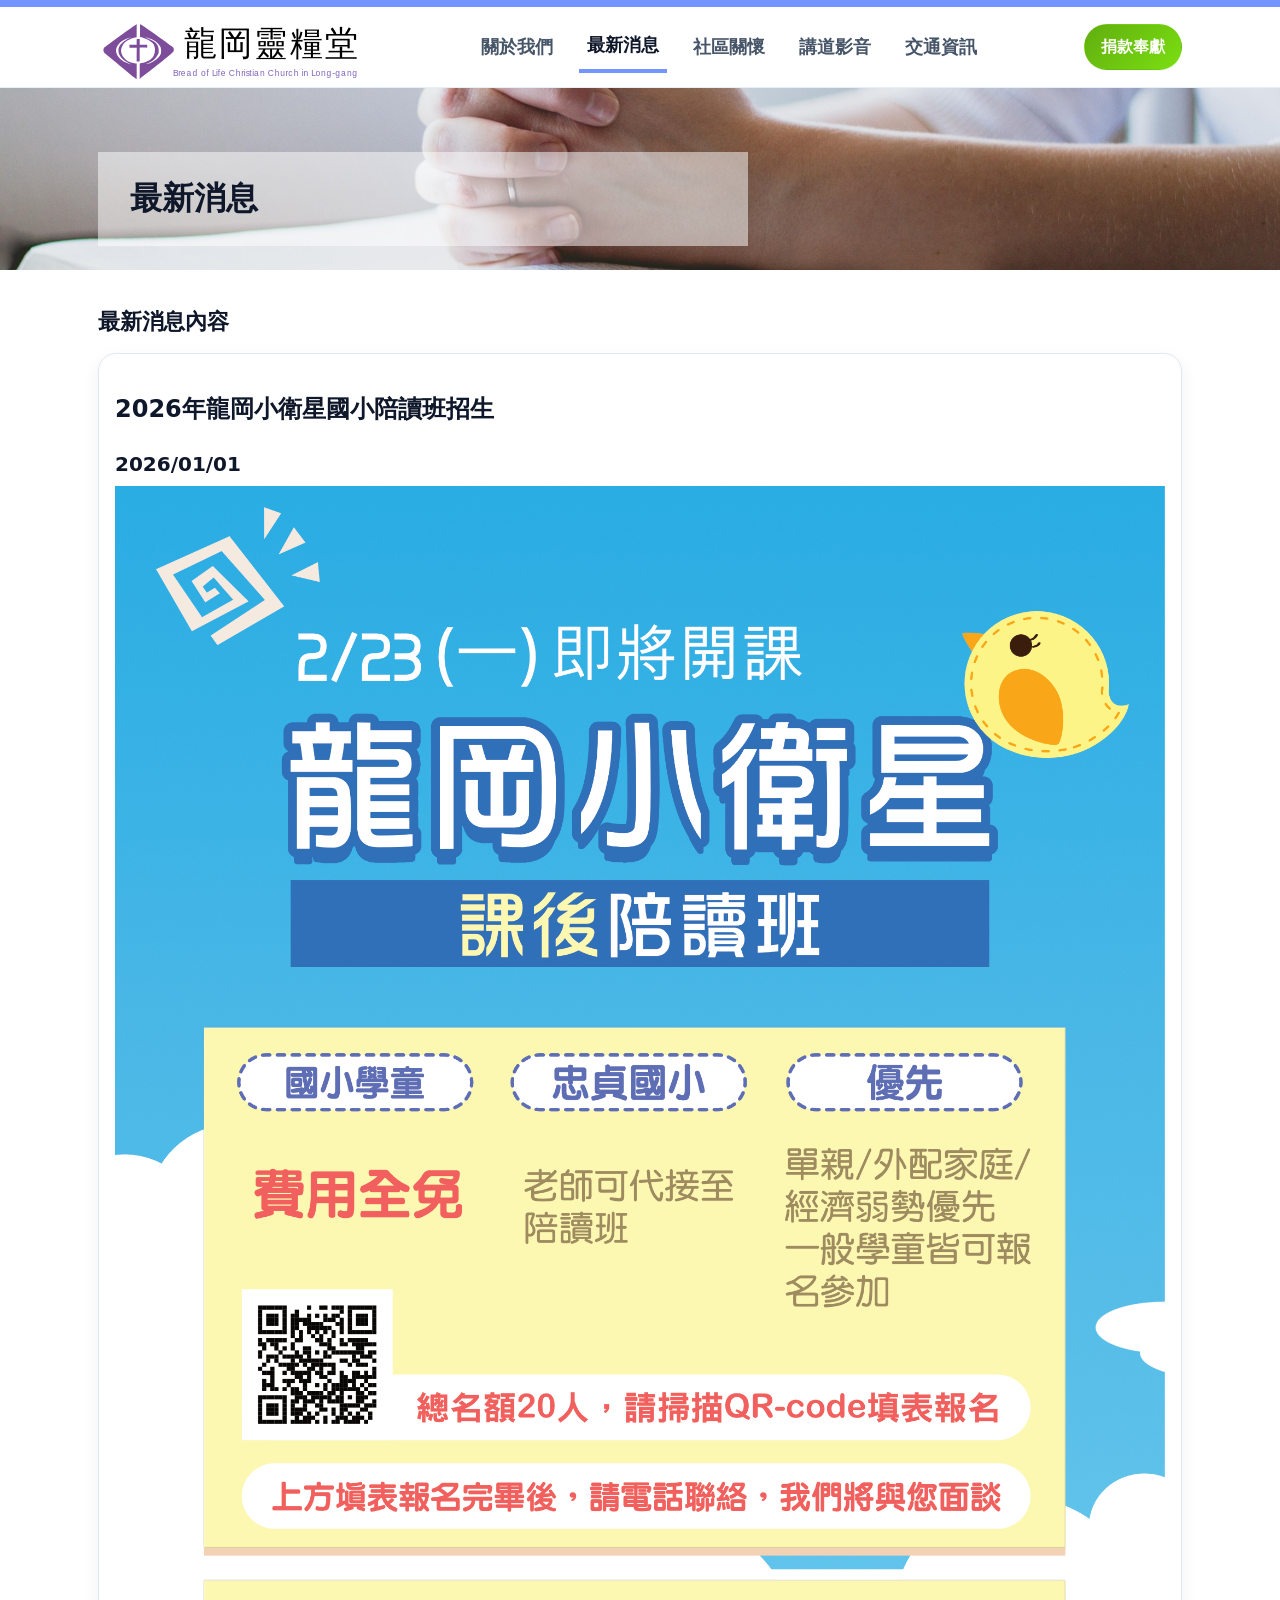
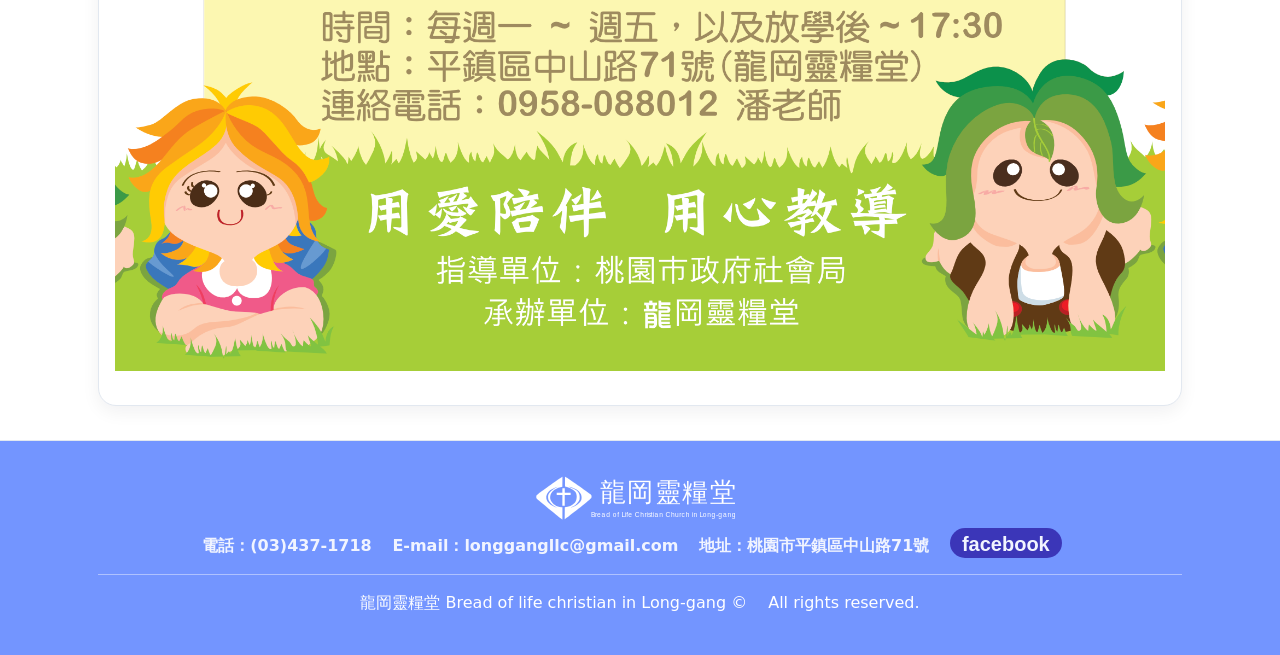
<file: news_page.html>
<!doctype html>
<html lang="zh-Hant">
<head>
  <meta charset="utf-8" />
  <meta name="viewport" content="width=device-width, initial-scale=1" />
  <meta name="description" content="龍岡靈糧堂為中壢靈糧堂開拓之分堂，2014年4月6日開始主日崇拜，4月27日正式開堂禮拜至今。" />

  <link rel="canonical" href="https://www.longgangllc.org">
  <link rel="shortcut icon" href="images/favicon.png">
  
  <title>最新消息：龍岡靈糧堂｜Bread of life christian in Long-gang</title>

  <link rel="stylesheet" href="style.css">
  <link rel="stylesheet" href="https://cdn.datatables.net/2.3.7/css/dataTables.dataTables.css" />
  


</head>

<body>
  <!-- Header -->
  <header class="header">
    <div class="container">

      <div class="nav" >
        <a class="brand" href="index.html" aria-label="回到首頁">
          <span class="logo" aria-hidden="true"></span>
          <!--<span>龍岡靈糧堂 <span style="color:var(--muted);font-weight:750">Grace Church</span></span>-->
        </a>

        <nav class="navlinks" aria-label="主選單">
          <a href="about.html">關於我們</a>
          <a href="#" class="active">最新消息</a>
          <a href="community.html">社區關懷</a>
          <a href="index.html#sermons">講道影音</a>
          <a href="index.html#contact">交通資訊</a>
        </nav>

        <div class="nav-actions">
          <!--<a class="btn" href="#visit">第一次來？</a>-->
          <a class="btn primary" href="#donate">捐款奉獻</a>
          <button class="hamburger" id="menuBtn" aria-label="開啟選單" aria-expanded="false" aria-controls="mobileMenu">
            <svg viewBox="0 0 24 24" fill="none" stroke="currentColor" stroke-width="2" stroke-linecap="round">
              <path d="M4 6h16M4 12h16M4 18h16"/>
            </svg>
          </button>
        </div>
      </div>

      <div class="mobile" id="mobileMenu" hidden>
        <div class="mobile-inner container">
          <a href="about.html">關於我們</a>
          <a href="#" class="active">最新消息</a>
          <a href="community.html">社區關懷</a>
          <a href="index.html#sermons">講道影音</a>
          <a href="index.html#contact">交通資訊</a>
          <div class="row">
            <!--<a class="btn" style="flex:1" href="#visit">第一次來？</a>-->
            <a class="btn primary" style="flex:1" href="#donate">捐款奉獻</a>
          </div>
        </div>
      </div>

    </div>
  </header>

  <!-- Hero -->
  <main id="top" class="hero2">
    <div class="container">
      <div class="hero-grid2">
        <div>
          
          <h1>最新消息</h1>
          <p>
            <!--<span class="pill">歡迎來到龍岡靈糧堂</span>-->
            
          
          </p>

          

          

        
      </div>
    </div>
  </main>

<!-- Visit -->
  <section id="director" >
    <div class="container">
      <div class="section-title">
        <h2>最新消息內容</h2>
        <!--<p>交通、停車、進場流程一目了然</p>-->
      </div>

      <div class="grid">
        <div class="card"><!--card-->
          <h1>2026年龍岡小衛星國小陪讀班招生</h1>
          <h3>2026/01/01</h3>



          <!-- page content -->
        <p>
          <img src="images/community01.png" class="img-fluid" alt="2026年龍岡小衛星國小陪讀班招生海報">
          
        </p>





         
          
        </div>

       
      </div>


      
    </div>
  </section>



  
  
  <footer>
    <div class="container">
      <div class="foot">
        <div>
          <a href="index.html"><img class="footer-logo img-fluid" src="images/white_logo.svg" alt="龍岡靈糧堂LOGO"/></a>
          
        </div>

        <div>
<small>
            <ul>
              <li>電話：(03)437-1718</li>
              <li>E-mail：longgangllc@gmail.com</li>
              <li>地址：桃園市平鎮區中山路71號</li>
              <li><a class="facebook bgC" href="https://www.facebook.com/longgangllc" target="_blank">facebook</a>
              </li>
            </ul>
          </small>
          
</div>

        <!--<div>
          <span>
          
          </span>
          <small>
            <ul>
            <li><a href="#about">關於我們</a> ·</li>
            
            <li><a href="#news">最新消息</a> ·</li>
            <li><a href="#community">社區關懷</a> ·</li></li>
            <li><a href="#sermons">講道影音</a> ·</li>
            <li><a href="#donate">捐款奉獻</a> ·</li>
            
            </ul>
          </small>
          
          
          
        </div>-->



        <p>龍岡靈糧堂 Bread of life christian in Long-gang © <span id="year"></span> All rights reserved.</p>
      </div>
    </div>
  </footer>


  <!-- jQuery -->
    <script src="jquery-2.1.0.min.js"></script>
    <script src="https://cdn.datatables.net/2.3.7/js/dataTables.js"></script>

  <script>
    // Mobile menu toggle
    const btn = document.getElementById('menuBtn');
    const menu = document.getElementById('mobileMenu');
    btn.addEventListener('click', () => {
      const expanded = btn.getAttribute('aria-expanded') === 'true';
      btn.setAttribute('aria-expanded', String(!expanded));
      if (menu.hasAttribute('hidden')) menu.removeAttribute('hidden');
      else menu.setAttribute('hidden', '');
    });

    // Close menu on link click (mobile)
    menu.querySelectorAll('a').forEach(a => {
      a.addEventListener('click', () => {
        btn.setAttribute('aria-expanded', 'false');
        menu.setAttribute('hidden','');
      });
    });

    // Fake submit handler
    function handleSubmit(e){
      e.preventDefault();
      const name = document.getElementById('name').value.trim() || '朋友';
      alert(`已收到！謝謝你，${name}。我們會盡快回覆你 🙌`);
      e.target.reset();
      return false;
    }

    // DataTable
    let table = new DataTable('#myTable');

    // Footer year
    document.getElementById('year').textContent = new Date().getFullYear();
  </script>
</body>
</html>
</file>
<file: style.css>
:root{
      --tempA:#7395FF;
      --tempB:#7B6BE7;
      --tempC:#362CB1;
      --tempD:#ED5F6F;
      --tempE:#F2F3F8;
      --bg:#ffffff;
      --text:#0f172a;      /* slate-900 */
      --muted:#475569;     /* slate-600 */
      --mainColor:#7d4c9b;
      --border:#e2e8f0;    /* slate-200 */
      --card:#ffffff;
      --soft:#f8fafc;      /* slate-50 */
      --brand:#61AE0E;     /* blue-600 #2563eb*/
      --brand2:#7BDF11;    /* sky-500 #0ea5e9*/
      --ring: rgba(37,99,235,.25);
      --shadow: 0 10px 30px rgba(15,23,42,.08);
      --radius: 18px;
      --max: 1120px;
    }

    *{box-sizing:border-box}
    html,body{height:100%}
    body{
      margin:0;
      font-family: ui-sans-serif, system-ui, -apple-system, Segoe UI, Roboto, "Noto Sans TC", Arial, "Apple Color Emoji", "Segoe UI Emoji";
      color:var(--text);
      background:var(--bg);
      line-height:1.6;
    }
    a{color:inherit;text-decoration:none}
    img{max-width:100%;display:block}
    .container{max-width:var(--max);margin:0 auto;padding:0 18px}
    .btn{
      display:inline-flex;align-items:center;justify-content:center;
      gap:10px;
      padding:9px 16px;
      border-radius:999px;
      border:1px solid var(--border);
      background:#fff;
      font-weight:650;
      box-shadow: 0 1px 0 rgba(15,23,42,.03);
      transition: .18s ease;
      cursor:pointer;
      user-select:none;
      font-size:16px;
    }
    .btn:hover{transform:translateY(-1px);box-shadow:0 14px 30px rgba(15,23,42,.10)}
    .btn.primary{
      border-color:transparent;
      background: linear-gradient(135deg, var(--brand), var(--brand2));
      color:#fff;
    }
    .pill{
      display:inline-flex;align-items:center;gap:8px;
      padding:6px 10px;border-radius:999px;
      background:rgba(37,99,235,.08);
      color:var(--brand);
      font-weight:650;
      border: 1px solid rgba(37,99,235,.18);
    }
    .bgA{background-color: var(--tempA); color:var(--bg);}
    .bgB{background-color: var(--tempB); color:var(--bg);}
    .bgC{background-color: var(--tempC); color:var(--bg);}
    .bgD{background-color: var(--tempD); color:var(--bg);}
    .bgE{background-color: var(--tempE); }


    /* sermons */
    #sermons{
      padding-top:3em;
      background: url("images/bg_book.jpg") no-repeat left top;
      background-size: cover;
    }
    #sermons h2{color: var(--bg);}

    /* Header */
    .header{
      position:sticky;top:0;z-index:50;
      background: rgba(255,255,255,.85);
      backdrop-filter:saturate(180%) blur(10px);
      border-bottom:1px solid rgba(226,232,240,.7);
      border-top:7px solid var(--tempA);
    }
    .nav{
      display:flex;align-items:center;justify-content:space-between;
      height:80px;font-size: 18px;
    }
    .brand{
      display:flex;align-items:center;gap:10px;
      font-weight:800;letter-spacing:.2px;
      padding-top:20px;
    }
    .logo{
      height:80px;width:275px;border-radius:10px;

      /*background: linear-gradient(135deg, var(--brand), var(--brand2));
      box-shadow: 0 10px 25px rgba(37,99,235,.25);*/
      background: url("images/web_logo.svg") no-repeat ;
    }
    .navlinks{
      display:flex;gap:18px;align-items:center;
      font-weight:650;color:var(--muted);
    }
    .navlinks a{padding:10px 8px;border-radius:10px}
    .navlinks a:hover{background:var(--soft);color:var(--text)}
    .navlinks a.active{border-bottom:4px solid var(--tempA); color:var(--text); border-radius: 0px;}

    .nav-actions{display:flex;gap:10px;align-items:center}
    .hamburger{
      display:none;
      width:44px;height:44px;border-radius:12px;
      border:1px solid var(--border);
      background:#fff;
      align-items:center;justify-content:center;
      cursor:pointer;
    }
    .hamburger:focus{outline:3px solid var(--ring);outline-offset:2px}
    .hamburger svg{width:22px;height:22px}

    /* Mobile menu */
    [hidden] {
     display: none !important;
    }
    .mobile{
      /*display:none;*/
      border-top:1px solid rgba(226,232,240,.7);
      background:#fff;
    }
    .mobile-inner{padding:12px 0}
    .mobile a{
      display:block;
      padding:12px 12px;
      border-radius:12px;
      color:var(--muted);
      font-weight:700;
    }
    .mobile a:hover{background:var(--soft);color:var(--text)}
    .mobile .row{display:flex;gap:10px;padding:12px}

    

    /* Hero */
    .hero{
      position:relative;
      overflow:hidden;
      padding: 64px 0 24px;
      background: url('images/jesus-lionA.jpg') no-repeat;
      background-size: cover;

    }
    .hero::before{
      content:"";
      position:absolute;inset:-20% -20% auto -20%;
      height:420px;
      background:
        radial-gradient(600px 220px at 20% 30%, rgba(14,165,233,.18), transparent 60%),
        radial-gradient(700px 260px at 80% 15%, rgba(37,99,235,.20), transparent 60%),
        radial-gradient(700px 260px at 50% 95%, rgba(37,99,235,.10), transparent 60%);
      pointer-events:none;
    }
    .hero-grid{
      display:grid;
      grid-template-columns: 1.05fr .95fr;
      gap: 28px;
      align-items:stretch;
      position:relative;

    }
    .hero h1{
      width:320px;
      
      font-size: clamp(30px, 4vw, 32px);
      line-height:1.15;
      margin:14px 0 10px auto;
      letter-spacing:-.02em;
      text-shadow: 2px 2px  5px #fff;
    }
    .hero p{

      width:320px;
      padding:20px;
      /*background-color: var(--card);*/
      color:var(--muted);
      font-weight:bold;
      font-size: 16.5px;
      margin: 0  0 8em auto ;
      text-shadow: 2px 2px  5px #fff;
      

    }
    .hero-cta{display:flex;gap:10px;flex-wrap:wrap;margin-top:12px}
    .hero-card{
      /*background: var(--card);*/
      border:1px solid var(--border);
      border-radius: var(--radius);
      box-shadow: var(--shadow);
      padding: 18px;
    }


    .hero2{
      position:relative;
      overflow:hidden;
      padding: 64px 0 24px;
      background: url('images/pray.jpg') no-repeat left center;
      background-size: cover;

    }
    .hero-grid2{
      display:grid;
      grid-template-columns: 1.05fr .1fr;
      gap: 28px;
      width: 60%;
      background: rgba(255,255,255,.5);
      align-items:stretch;
      position:relative;
      

    }

    .hero-grid2 div{
      padding-left:2em;
    }



    .mini-grid{
      display:grid;
      grid-template-columns: 1fr 1fr;
      gap: 12px;
      margin-top: 12px;
    }
    .mini{
      border:1px solid var(--border);
      border-radius: 14px;
      padding: 18px 12px;
      font-size: 17px;
      /*background: #fff;*/
    }
    .mini b{display:block}
    .mini span{color:var(--bg);font-weight:normal;}
    .card-image div img {
      border-radius:8px;
      transition: all .4s  ease;
    }
    .card-image div:hover img {
      opacity: 0.8;
      
    }
    .icon{
      width:34px;height:34px;border-radius:12px;
      background: rgba(37,99,235,.08);
      border:1px solid rgba(37,99,235,.18);
      display:flex;align-items:center;justify-content:center;
      color:var(--brand);
      margin-bottom:8px;
    }
    .icon svg{width:18px;height:18px}

    /* Sections */
    section{padding: 34px 0}
    .section-title{
      display:flex;align-items:flex-end;justify-content:space-between;gap:12px;
      margin-bottom: 14px;
    }
    .section-title h2{
      margin:0;
      font-size: 22px;
      letter-spacing:-.01em;
    }
    .section-title p{margin:0;color:var(--muted);font-weight:600}

    table a:hover {color:var(--tempB);}
    .grid3{
      display:grid;
      grid-template-columns: repeat(3, 1fr);
      gap: 14px;
    }
    .grid2{
      display:grid;
      grid-template-columns: 1fr 1fr;
      gap: 14px;
    }
    .grid1{
      display:grid;
      grid-template-columns: 1fr 1fr;
      gap: 80px;
    }
    
    .card{
      background: var(--card);
      border: 1px solid var(--border);
      border-radius: var(--radius);
      padding: 16px;
      box-shadow: 0 6px 18px rgba(15,23,42,.06);
    }
    .card h3{margin:4px 0 6px;font-size:20px}
    .card p{margin:0 0 18px 0;color:var(--muted)}
    .meta{margin-top:10px;color:var(--muted);font-weight:650;font-size:15px}
    .card-color{
      /*background: var(--card);*/
      border: 1px solid var(--border);
      border-radius: var(--radius);
      padding: 16px;
      box-shadow: 0 6px 18px rgba(15,23,42,.06);
    }
    .card-color h3{margin:4px 0 6px;font-size:20px}
    .card-color p{margin:0;color:var(--bg)}
    .meta-color{margin-top:10px;color:var(--bg);font-weight:650;font-size:16px}
    .card-color a{color:var(--brand2);}
    .tag-color {
      display:inline-flex;align-items:center;
      padding:6px 20px;border-radius:999px;
      /*background: var(--soft);*/
      border:1px solid var(--border);
      color:var(--bg);
      font-weight:bold;
      font-size:15px;
    }
    .tag{
      display:inline-flex;align-items:center;
      padding:6px 10px;border-radius:999px;
      background: var(--soft);
      border:1px solid var(--border);
      color:var(--muted);
      font-weight:700;
      font-size:12px;
    }

    /* Media */
    .embed{
      border-radius: var(--radius);
      overflow:hidden;
      border:1px solid var(--border);
      background:#000;
      aspect-ratio: 16 / 9;
    }
    iframe{width:100%;height:100%;border:0}

    /* Footer */
    footer{
      padding: 30px 0 40px;
      border-top: 1px solid var(--border);
      background: var(--tempA);
      /*margin-top: 22px;*/
    }
    .foot{
      /*display:flex;gap:18px;justify-content:space-between;flex-wrap:wrap;*/
      color:var(--muted);
      font-weight:650;
    }
    .foot div { margin:0; padding: 0;}
    .foot small{opacity:.9}
    
    .foot > a{color:var(--text);}
    .foot > a:hover{text-decoration:underline}
    .footer-logo {width: 20%; margin:0 auto; padding: 0;}
    .foot p {
      color: var(--bg);
      border-top:1px solid #AFC2FF;
      font-weight: normal; 
      font-size:16px; 
      text-align: center;
      margin:0;
      padding-top:15px;
      width: 100%;}
    .foot span {margin-left:1em;}
    .foot span a {color:var(--bg); border-color:var(--tempB);transition: all .3s ease;}
    .foot span a:hover {color:var(--bg); background-color:var(--tempD);}
    .foot ul { text-align: center; margin:0 0 1em; padding: 0;}
    .foot ul li {font-size:16px;color: var(--bg); list-style: none; padding-right:1em; margin:auto;display: inline-block;}
    .foot .facebook {font-family: "Arial"; font-weight: bold; font-size: 20px; padding:5px 12px 3px 12px ; border-radius: 50px; background: var(--tempC);transition: all .3s ease;}
    .foot a.facebook:hover {background: var(--bg);color: var(--tempC);}


    /* Forms */
    .form{
      display:grid;
      gap: 10px;
    }
    label{font-weight:750}
    input, textarea{
      width:100%;
      padding: 12px 12px;
      border-radius: 14px;
      border:1px solid var(--border);
      font: inherit;
      outline:none;
      background:#fff;
    }
    input:focus, textarea:focus{outline:3px solid var(--ring);border-color:rgba(37,99,235,.35)}
    textarea{min-height:120px;resize:vertical}

    /* Responsive */
    @media (max-width: 900px){
      .foot div{width:100%; text-align: center;}
      .foot small {margin:auto;}
      .footer-logo{margin:auto;width: 40%; }
      .hero-grid{grid-template-columns:1fr}
      .grid3{grid-template-columns:1fr}
      .grid2{grid-template-columns:1fr}
      .navlinks{display:none}
      .hamburger{display:flex}
      .mini-grid{grid-template-columns:1fr 1fr}
      .nav-actions a {display: none;}
    }
    @media (max-width: 520px){
      .footer-logo{margin:auto;width: 60%; }
      .mini-grid{grid-template-columns:1fr}
      .hero{padding-top:46px}
    }
</file>
